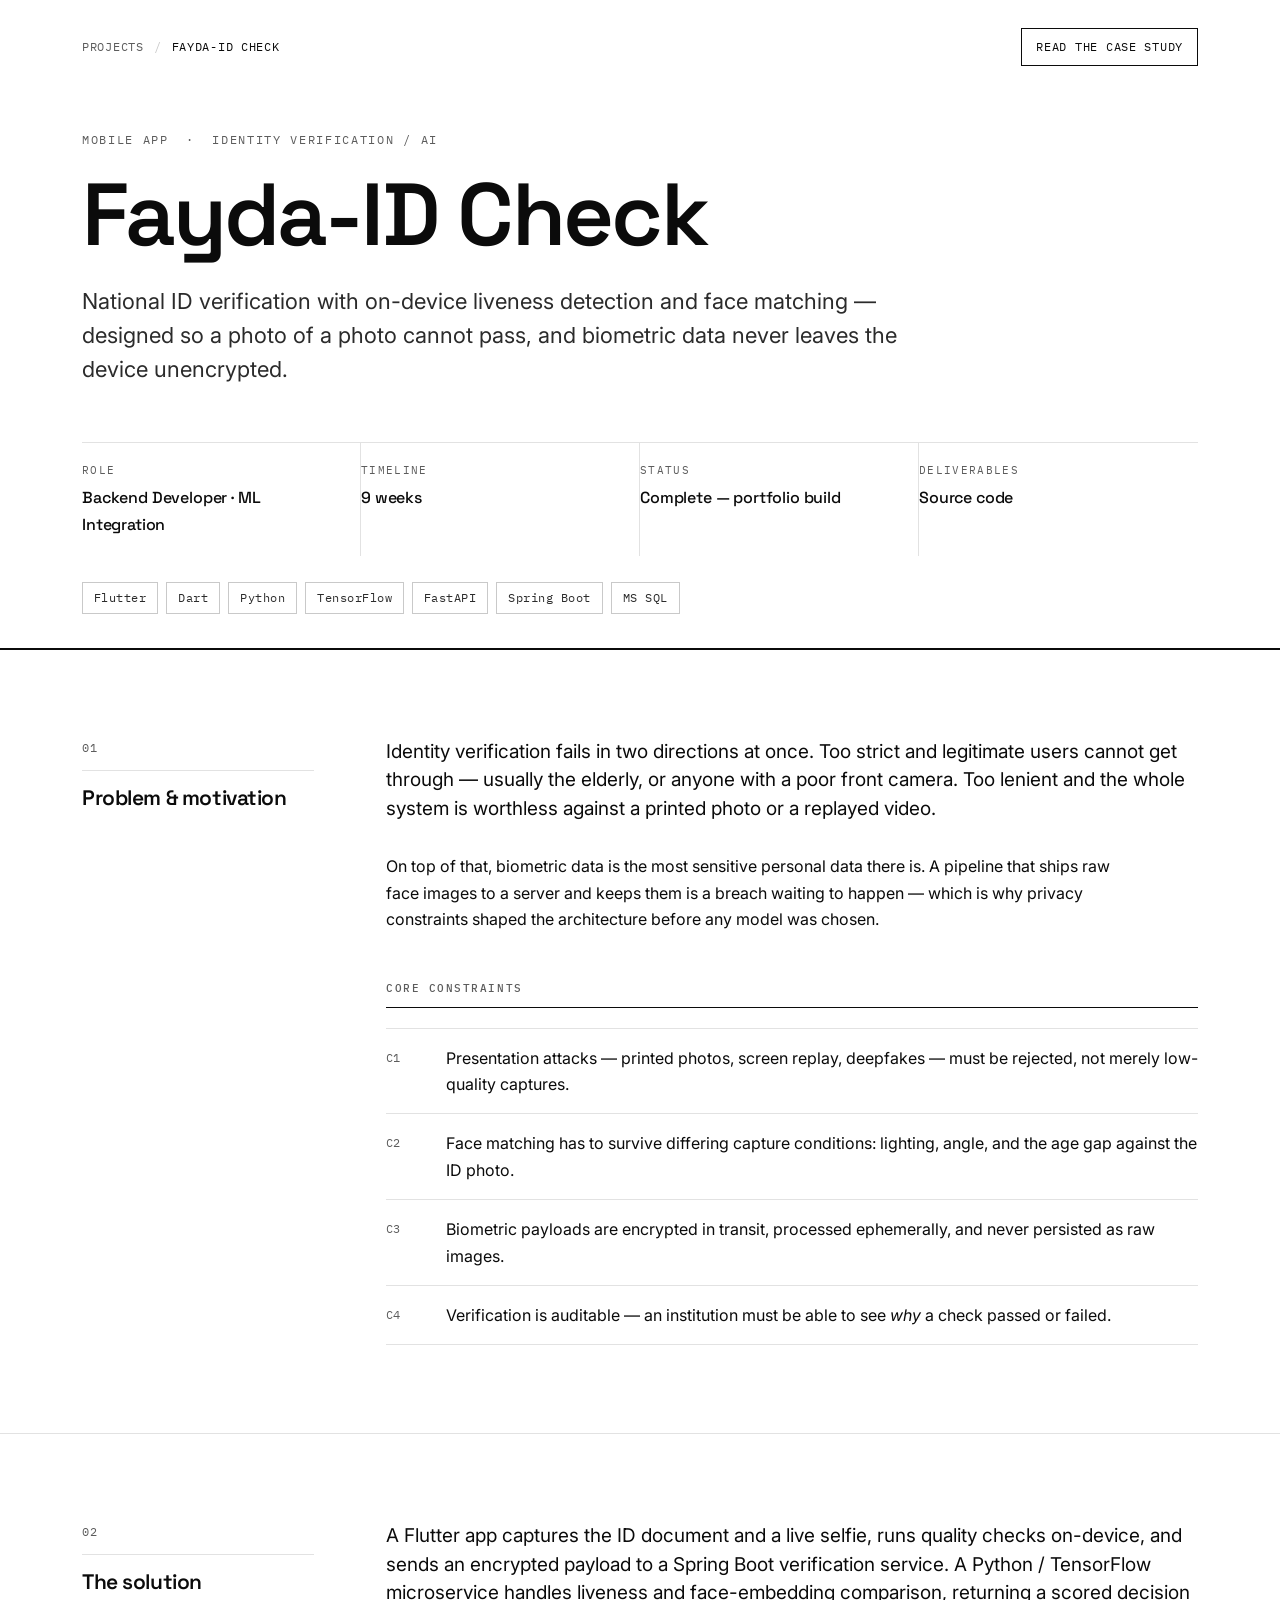
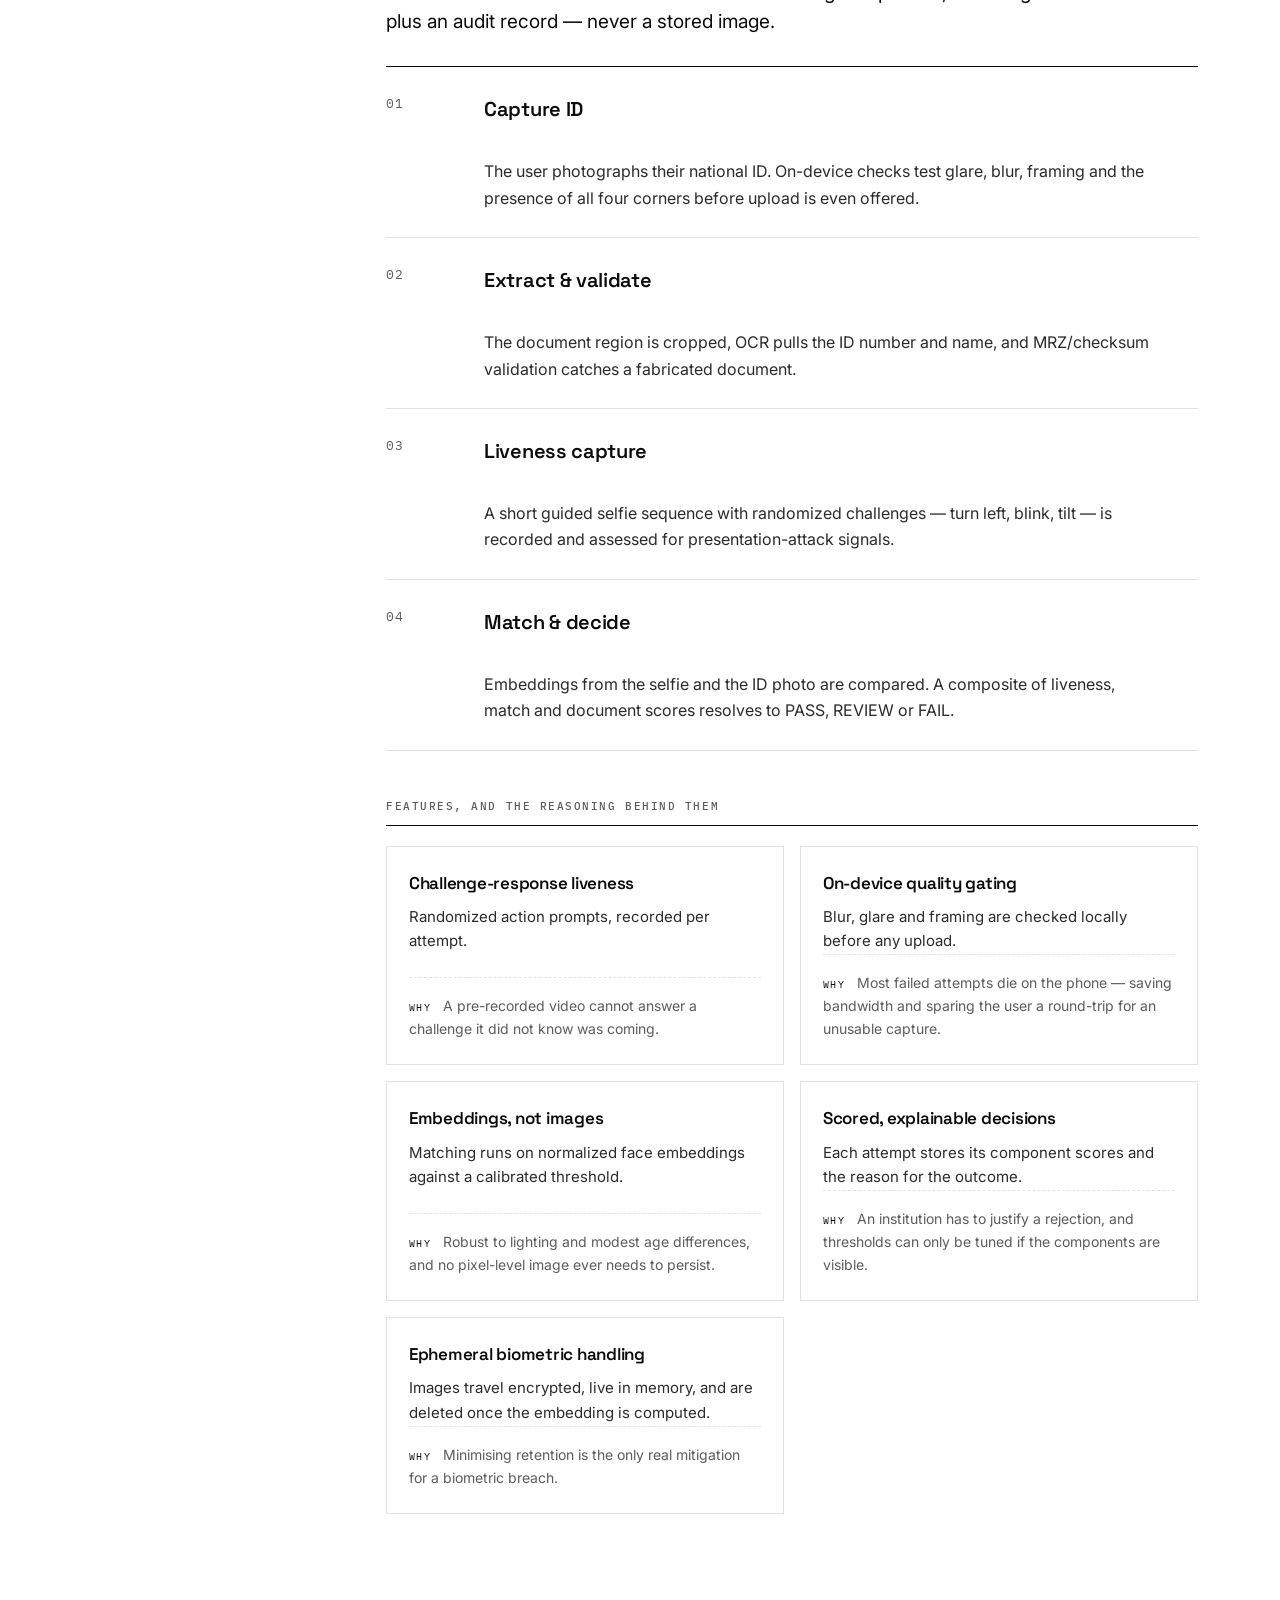
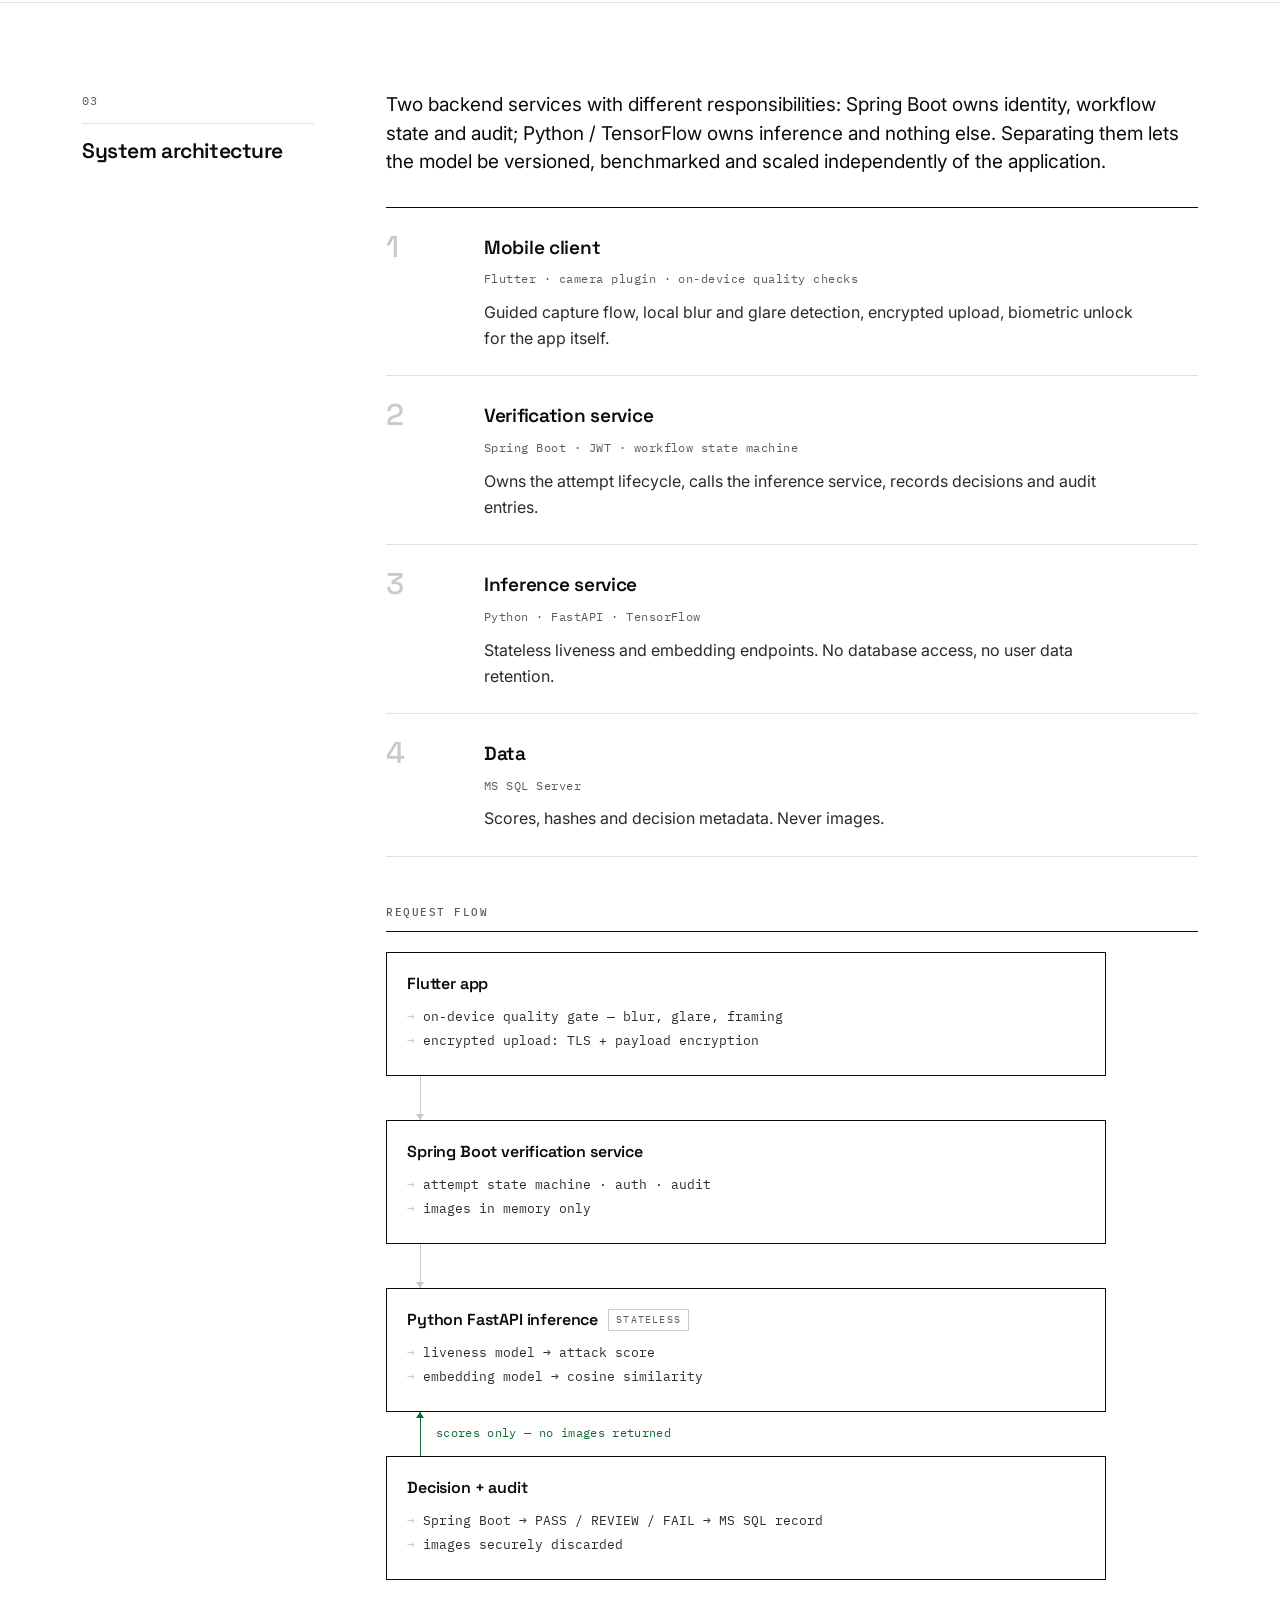
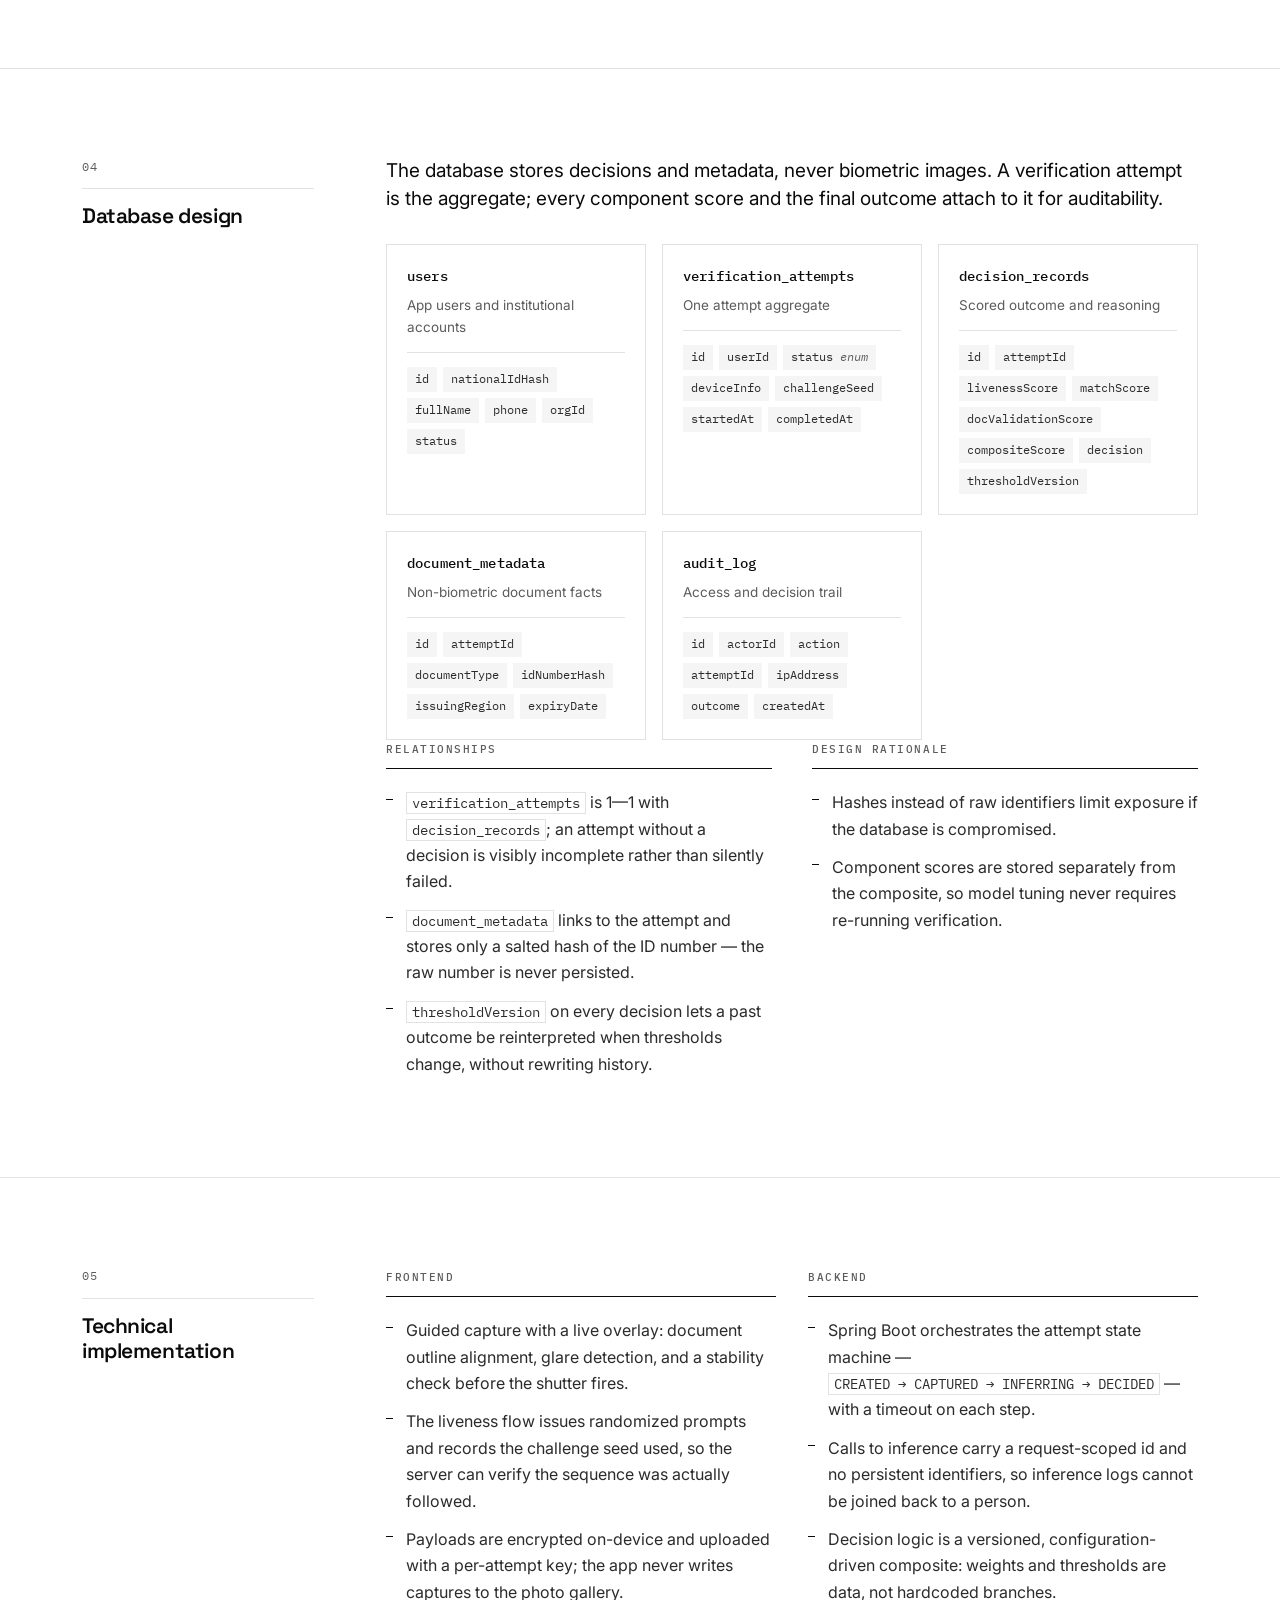
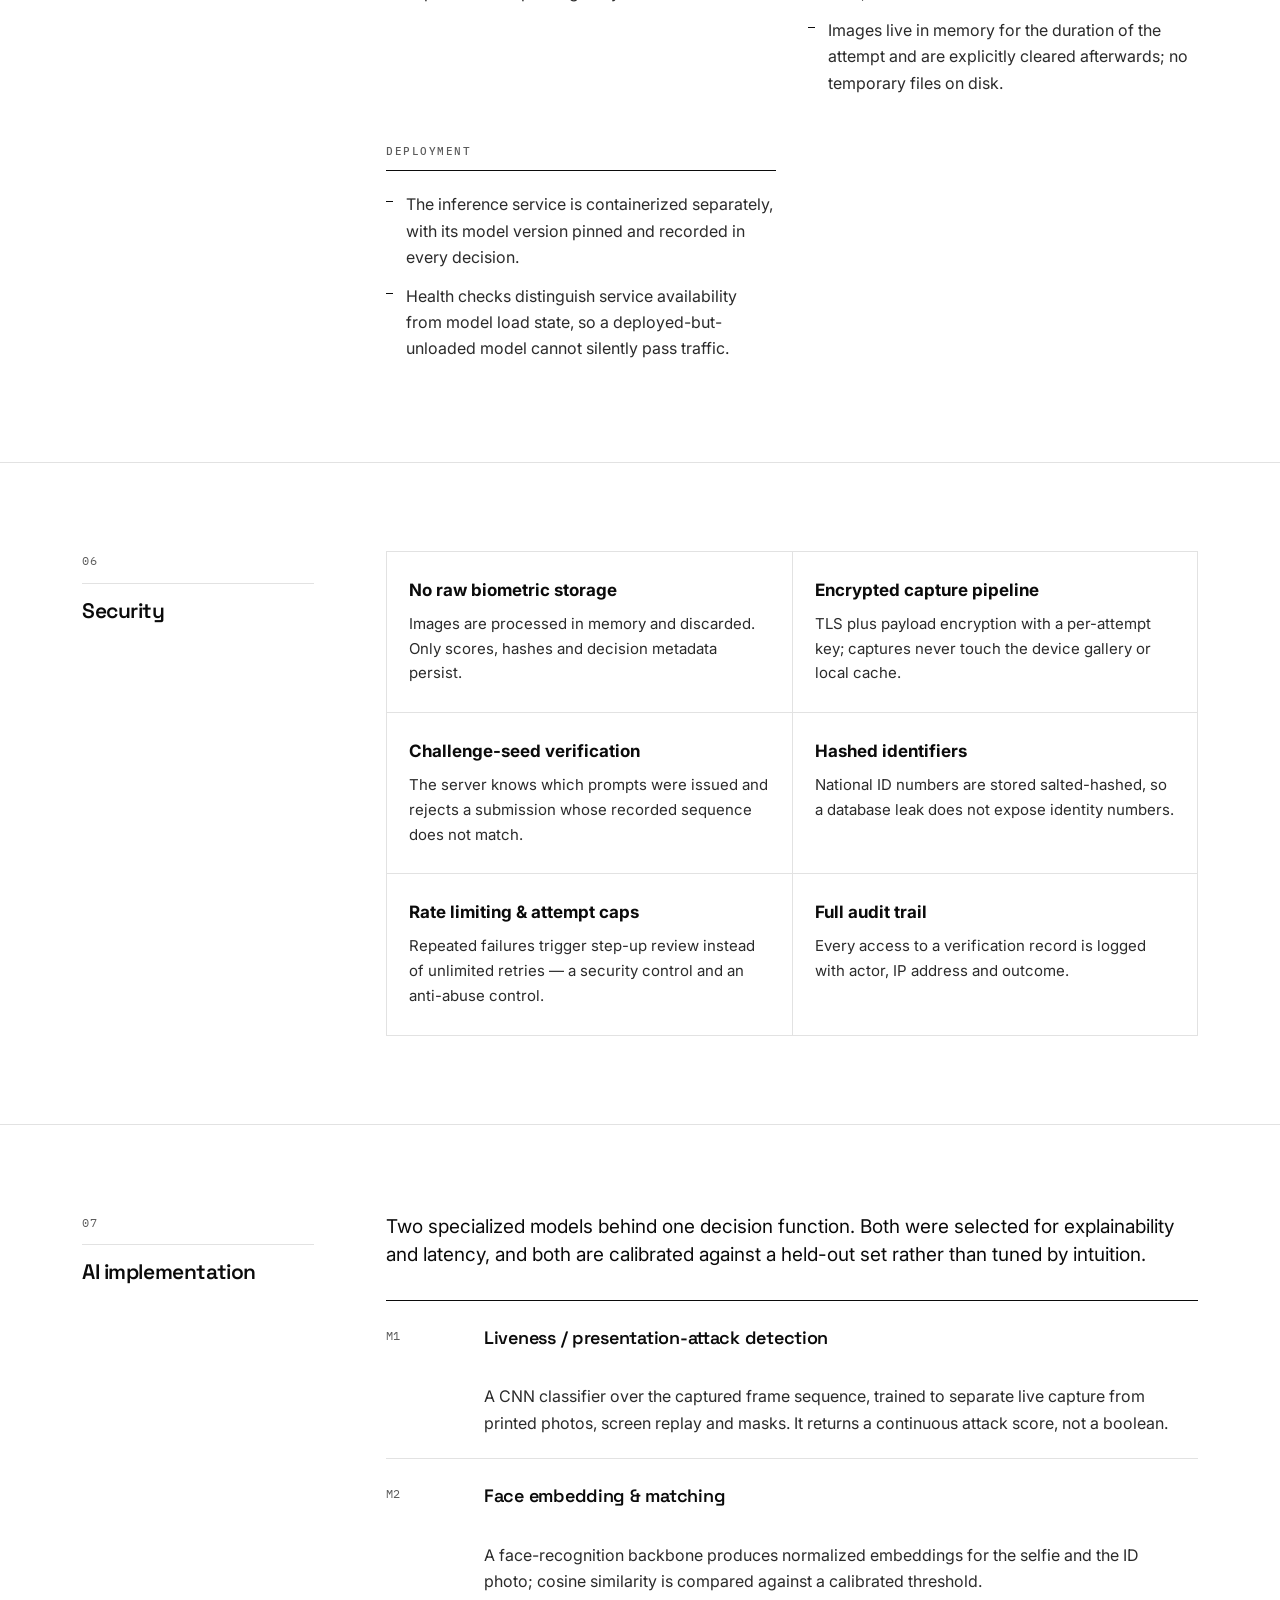
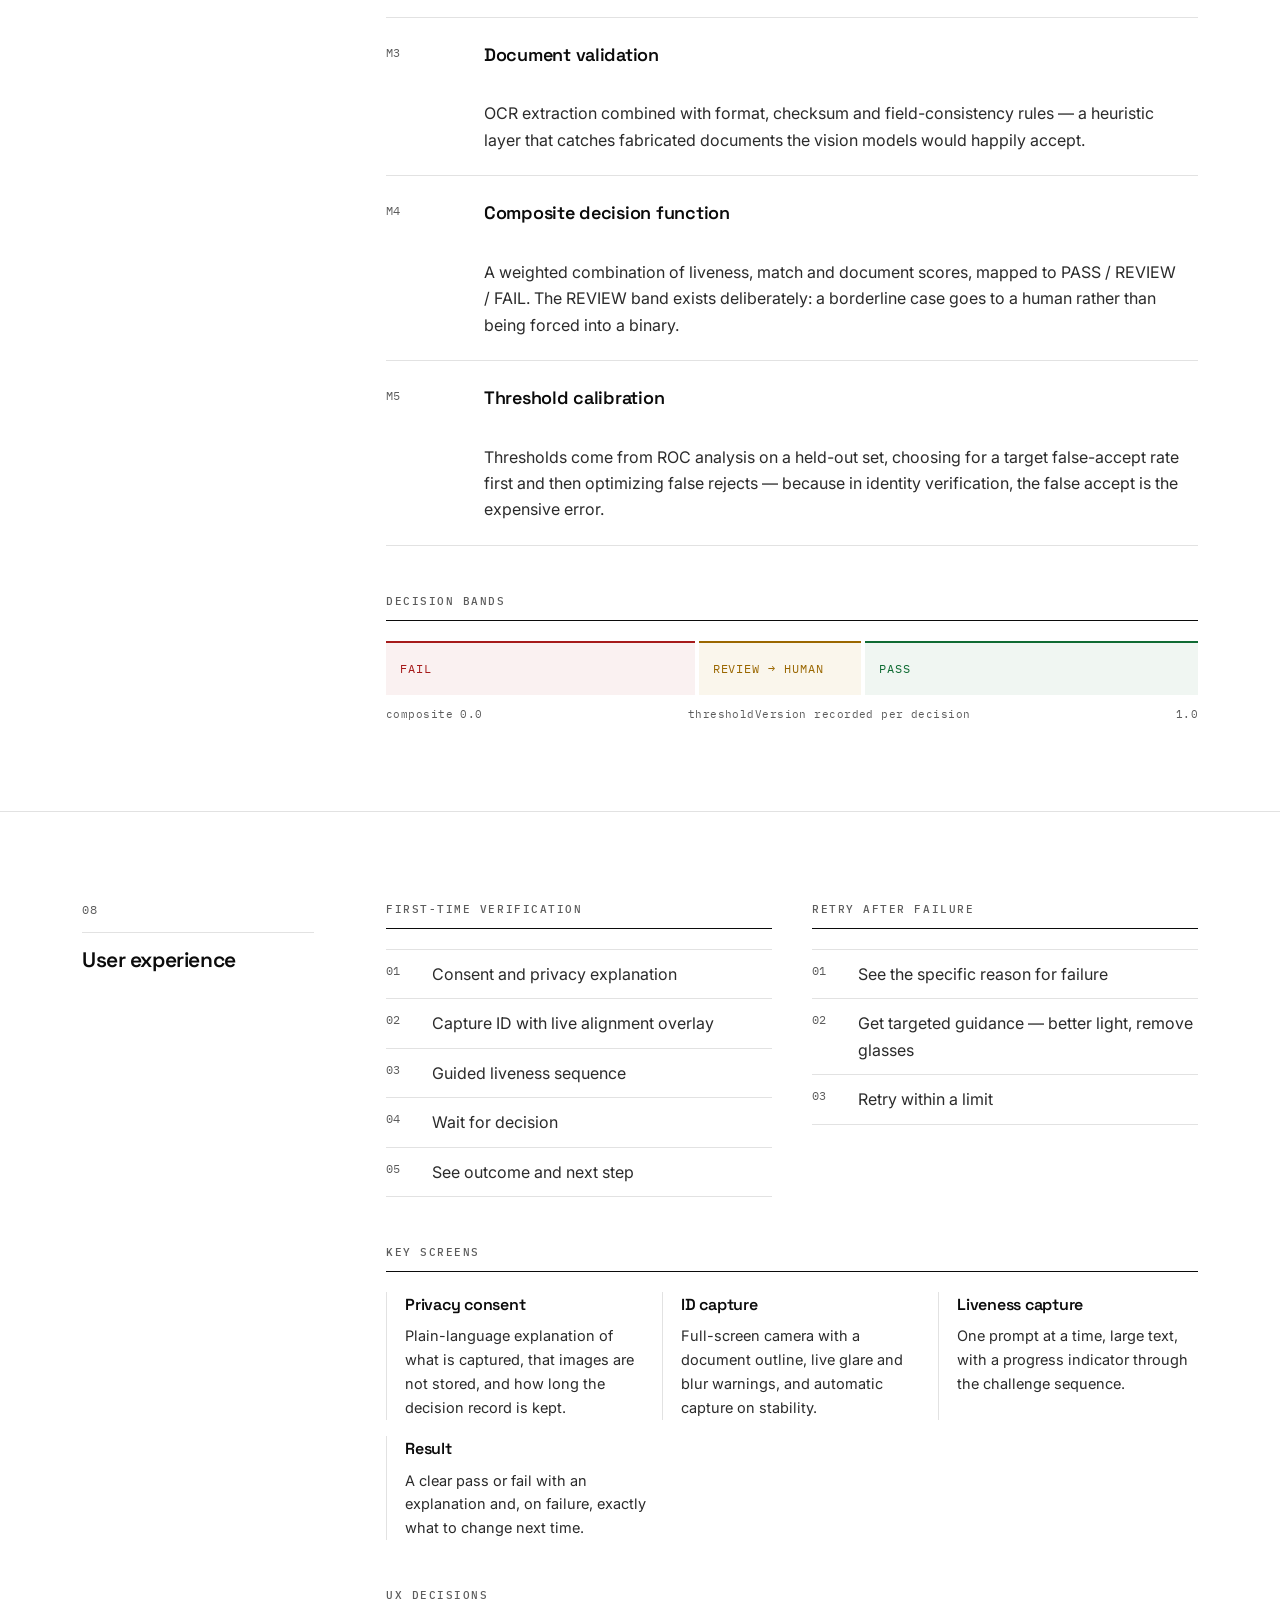
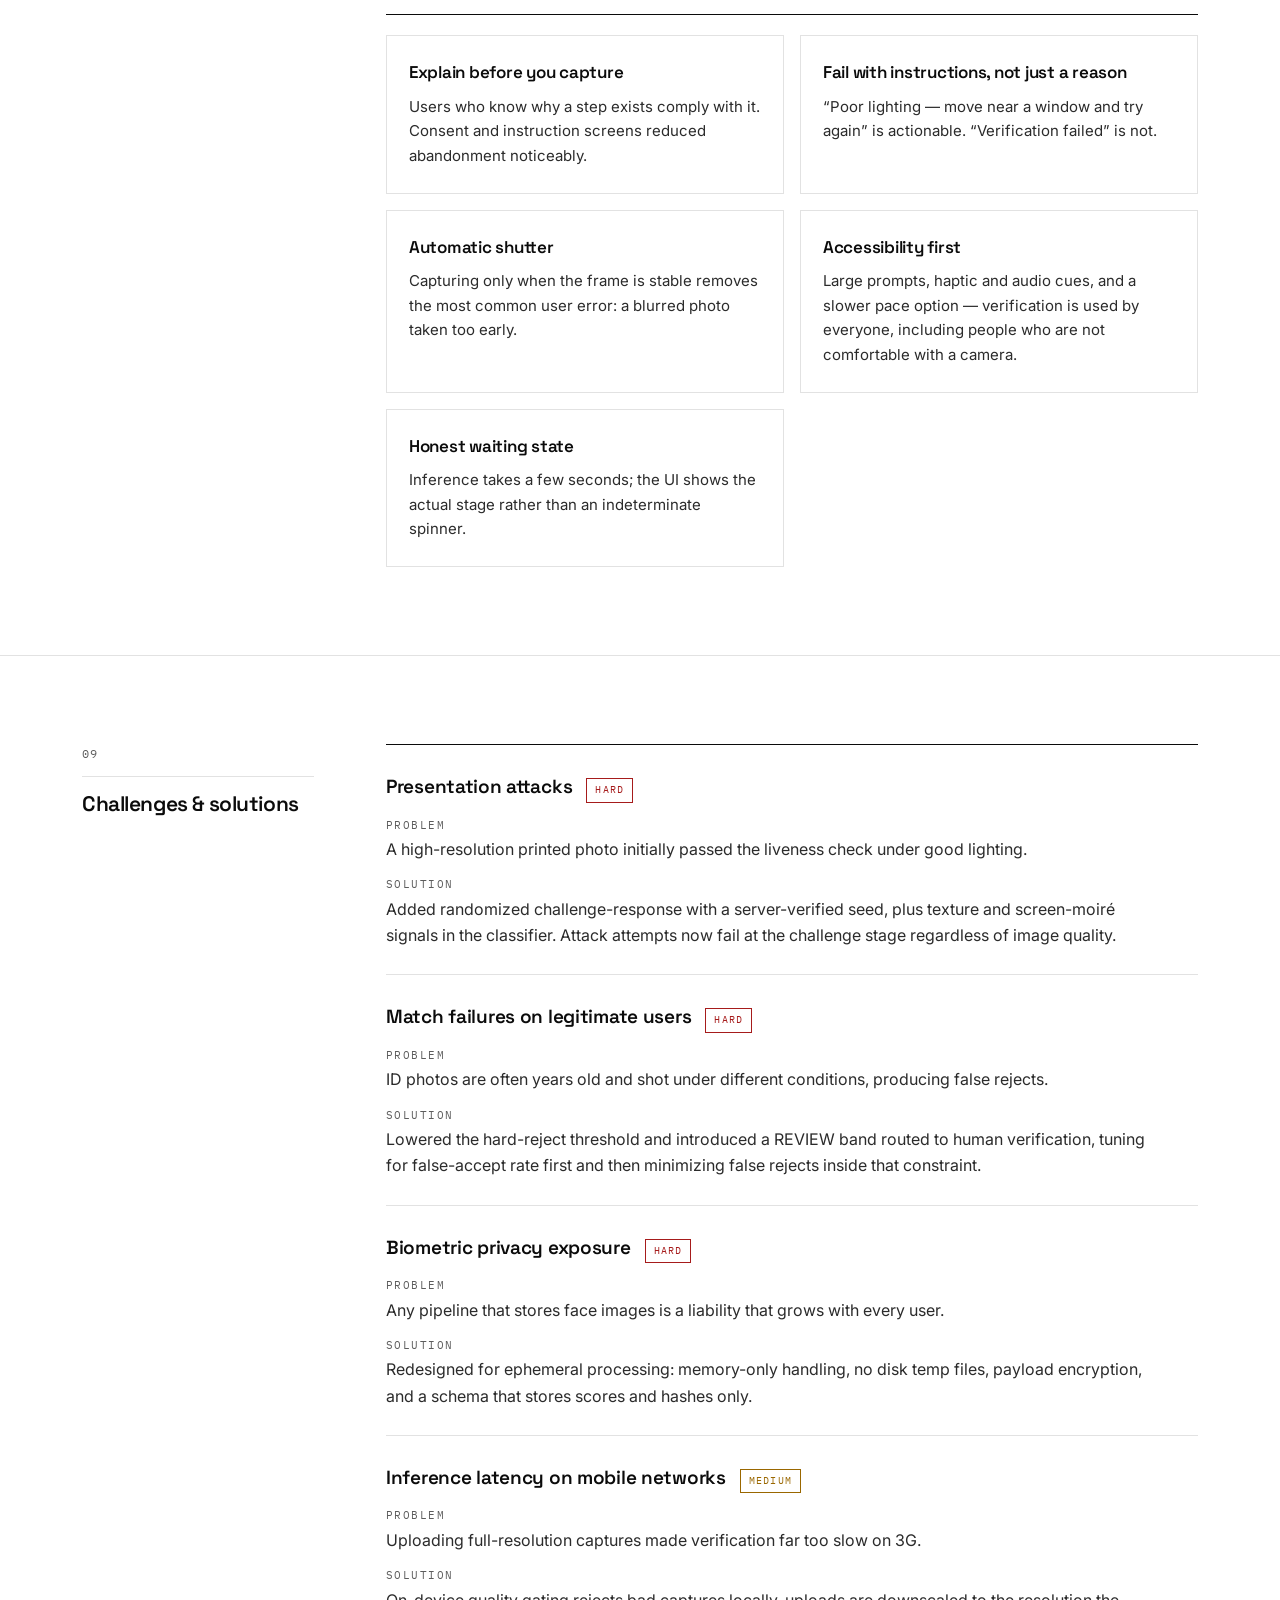
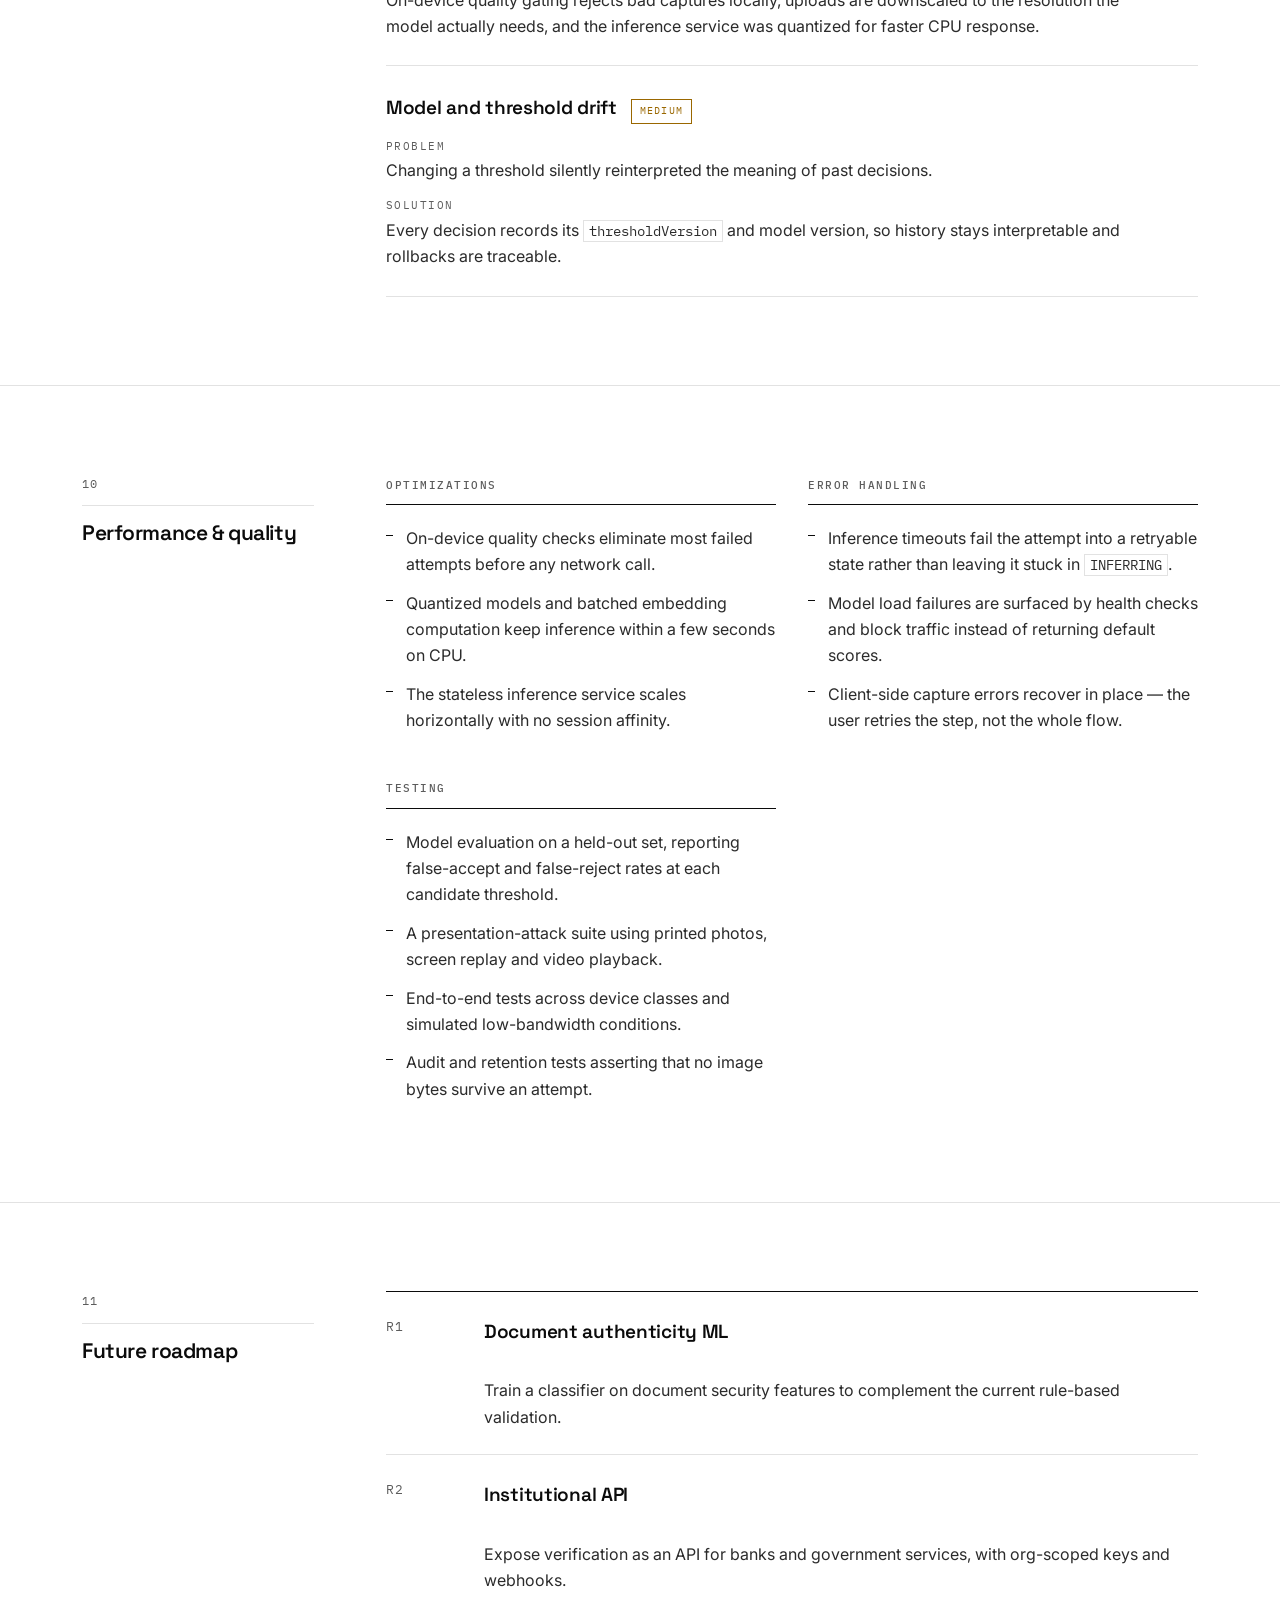
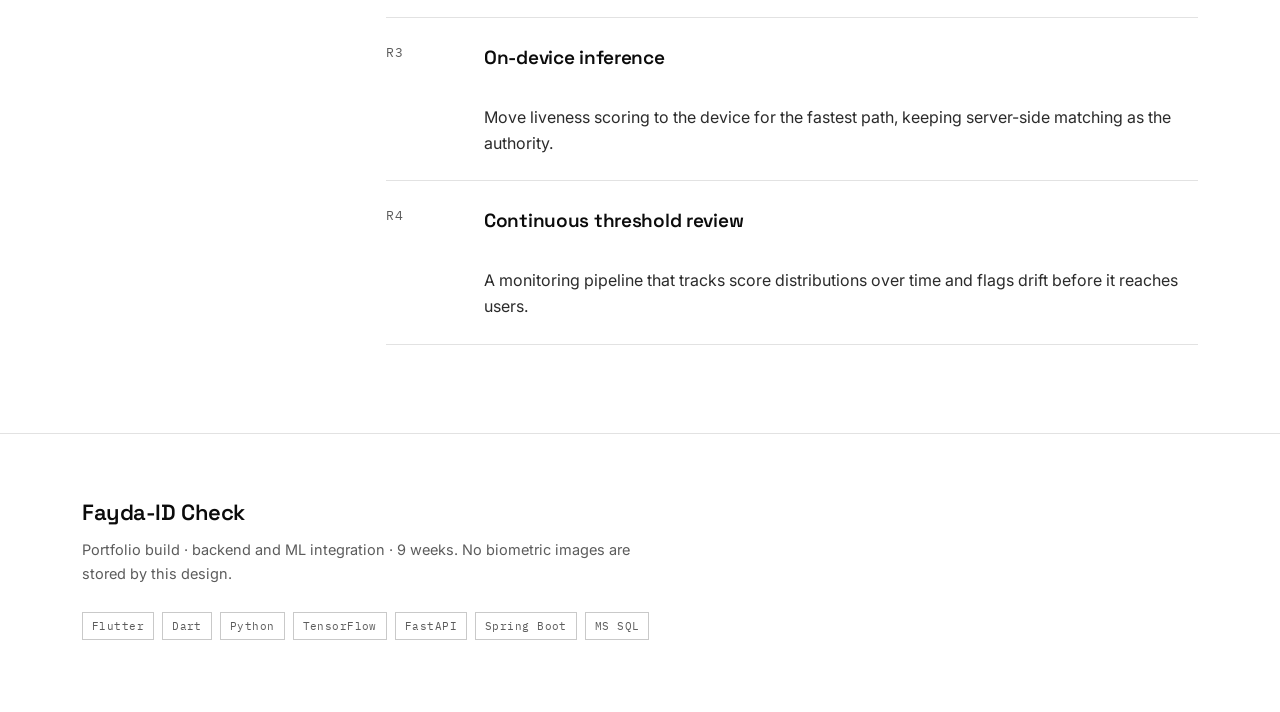
<file: index.html>
<!DOCTYPE html>
<html lang="en">
<head>
<meta charset="UTF-8">
<meta name="viewport" content="width=device-width, initial-scale=1">
<title>Fayda-ID Check — National ID verification with on-device liveness</title>
<meta name="description" content="Identity verification case study: Flutter capture, Spring Boot orchestration, TensorFlow liveness and face matching, with ephemeral biometric handling.">
<link rel="preconnect" href="https://fonts.googleapis.com">
<link rel="preconnect" href="https://fonts.gstatic.com" crossorigin>
<link href="https://fonts.googleapis.com/css2?family=Space+Grotesk:wght@400;500;600;700&family=IBM+Plex+Mono:wght@400;500&family=Inter:wght@400;500&display=swap" rel="stylesheet">
<link rel="stylesheet" href="styles.css">
<script>document.documentElement.classList.add('js');</script>
</head>
<body>

<header class="masthead">
  <div class="wrap">
    <nav class="topbar">
      <a href="#top" class="crumb">Projects</a>
      <span class="crumb-sep">/</span>
      <span class="crumb current">Fayda-ID Check</span>
      <a href="#solution" class="toplink">Read the case study</a>
    </nav>

    <div class="masthead-main">
      <p class="eyebrow">Mobile App &nbsp;·&nbsp; Identity verification / AI</p>
      <h1>Fayda-ID&nbsp;Check</h1>
      <p class="lede">National ID verification with on-device liveness detection and face matching — designed so a photo of a photo cannot pass, and biometric data never leaves the device unencrypted.</p>
    </div>

    <dl class="meta">
      <div><dt>Role</dt><dd>Backend Developer · ML Integration</dd></div>
      <div><dt>Timeline</dt><dd>9 weeks</dd></div>
      <div><dt>Status</dt><dd>Complete — portfolio build</dd></div>
      <div><dt>Deliverables</dt><dd>Source code</dd></div>
    </dl>

    <ul class="stack-list">
      <li>Flutter</li><li>Dart</li><li>Python</li><li>TensorFlow</li><li>FastAPI</li><li>Spring&nbsp;Boot</li><li>MS&nbsp;SQL</li>
    </ul>
  </div>
</header>

<main id="top">

  <!-- 01 -->
  <section class="section" id="problem">
    <div class="wrap grid">
      <aside class="aside">
        <span class="num">01</span>
        <h2 class="aside-title">Problem &amp; motivation</h2>
      </aside>
      <div class="body">
        <p class="lead">Identity verification fails in two directions at once. Too strict and legitimate users cannot get through — usually the elderly, or anyone with a poor front camera. Too lenient and the whole system is worthless against a printed photo or a replayed video.</p>
        <p>On top of that, biometric data is the most sensitive personal data there is. A pipeline that ships raw face images to a server and keeps them is a breach waiting to happen — which is why privacy constraints shaped the architecture before any model was chosen.</p>
        <div class="block">
          <h3 class="block-title">Core constraints</h3>
          <ol class="constraints">
            <li><span class="idx">C1</span><p>Presentation attacks — printed photos, screen replay, deepfakes — must be rejected, not merely low-quality captures.</p></li>
            <li><span class="idx">C2</span><p>Face matching has to survive differing capture conditions: lighting, angle, and the age gap against the ID photo.</p></li>
            <li><span class="idx">C3</span><p>Biometric payloads are encrypted in transit, processed ephemerally, and never persisted as raw images.</p></li>
            <li><span class="idx">C4</span><p>Verification is auditable — an institution must be able to see <em>why</em> a check passed or failed.</p></li>
          </ol>
        </div>
      </div>
    </div>
  </section>

  <!-- 02 -->
  <section class="section" id="solution">
    <div class="wrap grid">
      <aside class="aside">
        <span class="num">02</span>
        <h2 class="aside-title">The solution</h2>
      </aside>
      <div class="body">
        <p class="lead">A Flutter app captures the ID document and a live selfie, runs quality checks on-device, and sends an encrypted payload to a Spring Boot verification service. A Python / TensorFlow microservice handles liveness and face-embedding comparison, returning a scored decision plus an audit record — never a stored image.</p>

        <ol class="pipeline">
          <li>
            <span class="step-num">01</span>
            <h4>Capture ID</h4>
            <p>The user photographs their national ID. On-device checks test glare, blur, framing and the presence of all four corners before upload is even offered.</p>
          </li>
          <li>
            <span class="step-num">02</span>
            <h4>Extract &amp; validate</h4>
            <p>The document region is cropped, OCR pulls the ID number and name, and MRZ/checksum validation catches a fabricated document.</p>
          </li>
          <li>
            <span class="step-num">03</span>
            <h4>Liveness capture</h4>
            <p>A short guided selfie sequence with randomized challenges — turn left, blink, tilt — is recorded and assessed for presentation-attack signals.</p>
          </li>
          <li>
            <span class="step-num">04</span>
            <h4>Match &amp; decide</h4>
            <p>Embeddings from the selfie and the ID photo are compared. A composite of liveness, match and document scores resolves to PASS, REVIEW or FAIL.</p>
          </li>
        </ol>

        <div class="block">
          <h3 class="block-title">Features, and the reasoning behind them</h3>
          <div class="reason-grid">
            <article>
              <h4>Challenge-response liveness</h4>
              <p>Randomized action prompts, recorded per attempt.</p>
              <p class="why"><span>Why</span> A pre-recorded video cannot answer a challenge it did not know was coming.</p>
            </article>
            <article>
              <h4>On-device quality gating</h4>
              <p>Blur, glare and framing are checked locally before any upload.</p>
              <p class="why"><span>Why</span> Most failed attempts die on the phone — saving bandwidth and sparing the user a round-trip for an unusable capture.</p>
            </article>
            <article>
              <h4>Embeddings, not images</h4>
              <p>Matching runs on normalized face embeddings against a calibrated threshold.</p>
              <p class="why"><span>Why</span> Robust to lighting and modest age differences, and no pixel-level image ever needs to persist.</p>
            </article>
            <article>
              <h4>Scored, explainable decisions</h4>
              <p>Each attempt stores its component scores and the reason for the outcome.</p>
              <p class="why"><span>Why</span> An institution has to justify a rejection, and thresholds can only be tuned if the components are visible.</p>
            </article>
            <article>
              <h4>Ephemeral biometric handling</h4>
              <p>Images travel encrypted, live in memory, and are deleted once the embedding is computed.</p>
              <p class="why"><span>Why</span> Minimising retention is the only real mitigation for a biometric breach.</p>
            </article>
          </div>
        </div>
      </div>
    </div>
  </section>

  <!-- 03 -->
  <section class="section" id="architecture">
    <div class="wrap grid">
      <aside class="aside">
        <span class="num">03</span>
        <h2 class="aside-title">System architecture</h2>
      </aside>
      <div class="body">
        <p class="lead">Two backend services with different responsibilities: Spring Boot owns identity, workflow state and audit; Python / TensorFlow owns inference and nothing else. Separating them lets the model be versioned, benchmarked and scaled independently of the application.</p>

        <ol class="layers">
          <li>
            <span class="layer-num">1</span>
            <div class="layer-text">
              <h4>Mobile client</h4>
              <p class="tags">Flutter · camera plugin · on-device quality checks</p>
              <p>Guided capture flow, local blur and glare detection, encrypted upload, biometric unlock for the app itself.</p>
            </div>
          </li>
          <li>
            <span class="layer-num">2</span>
            <div class="layer-text">
              <h4>Verification service</h4>
              <p class="tags">Spring Boot · JWT · workflow state machine</p>
              <p>Owns the attempt lifecycle, calls the inference service, records decisions and audit entries.</p>
            </div>
          </li>
          <li>
            <span class="layer-num">3</span>
            <div class="layer-text">
              <h4>Inference service</h4>
              <p class="tags">Python · FastAPI · TensorFlow</p>
              <p>Stateless liveness and embedding endpoints. No database access, no user data retention.</p>
            </div>
          </li>
          <li>
            <span class="layer-num">4</span>
            <div class="layer-text">
              <h4>Data</h4>
              <p class="tags">MS SQL Server</p>
              <p>Scores, hashes and decision metadata. Never images.</p>
            </div>
          </li>
        </ol>

        <div class="block">
          <h3 class="block-title">Request flow</h3>
          <div class="flow" role="img" aria-label="Flutter app gated on-device, uploading encrypted payload to Spring Boot, which calls a stateless Python inference service returning only scores, then writes a decision and audit record to MS SQL and discards the images.">
            <div class="node">
              <h5>Flutter app</h5>
              <ul class="node-notes">
                <li>on-device quality gate — blur, glare, framing</li>
                <li>encrypted upload: TLS + payload encryption</li>
              </ul>
            </div>
            <div class="arrow" aria-hidden="true"></div>
            <div class="node">
              <h5>Spring Boot verification service</h5>
              <ul class="node-notes">
                <li>attempt state machine · auth · audit</li>
                <li>images in memory only</li>
              </ul>
            </div>
            <div class="arrow" aria-hidden="true"></div>
            <div class="node">
              <h5>Python FastAPI inference <span class="pill">stateless</span></h5>
              <ul class="node-notes">
                <li>liveness model → attack score</li>
                <li>embedding model → cosine similarity</li>
              </ul>
            </div>
            <div class="arrow up" aria-hidden="true"><span>scores only — no images returned</span></div>
            <div class="node">
              <h5>Decision + audit</h5>
              <ul class="node-notes">
                <li>Spring Boot → PASS / REVIEW / FAIL → MS SQL record</li>
                <li>images securely discarded</li>
              </ul>
            </div>
          </div>
        </div>
      </div>
    </div>
  </section>

  <!-- 04 -->
  <section class="section" id="data">
    <div class="wrap grid">
      <aside class="aside">
        <span class="num">04</span>
        <h2 class="aside-title">Database design</h2>
      </aside>
      <div class="body">
        <p class="lead">The database stores decisions and metadata, never biometric images. A verification attempt is the aggregate; every component score and the final outcome attach to it for auditability.</p>

        <div class="tables">
          <article class="table-card">
            <h4>users</h4>
            <p class="table-note">App users and institutional accounts</p>
            <ul class="cols"><li>id</li><li>nationalIdHash</li><li>fullName</li><li>phone</li><li>orgId</li><li>status</li></ul>
          </article>
          <article class="table-card">
            <h4>verification_attempts</h4>
            <p class="table-note">One attempt aggregate</p>
            <ul class="cols"><li>id</li><li>userId</li><li>status&nbsp;<em>enum</em></li><li>deviceInfo</li><li>challengeSeed</li><li>startedAt</li><li>completedAt</li></ul>
          </article>
          <article class="table-card">
            <h4>decision_records</h4>
            <p class="table-note">Scored outcome and reasoning</p>
            <ul class="cols"><li>id</li><li>attemptId</li><li>livenessScore</li><li>matchScore</li><li>docValidationScore</li><li>compositeScore</li><li>decision</li><li>thresholdVersion</li></ul>
          </article>
          <article class="table-card">
            <h4>document_metadata</h4>
            <p class="table-note">Non-biometric document facts</p>
            <ul class="cols"><li>id</li><li>attemptId</li><li>documentType</li><li>idNumberHash</li><li>issuingRegion</li><li>expiryDate</li></ul>
          </article>
          <article class="table-card">
            <h4>audit_log</h4>
            <p class="table-note">Access and decision trail</p>
            <ul class="cols"><li>id</li><li>actorId</li><li>action</li><li>attemptId</li><li>ipAddress</li><li>outcome</li><li>createdAt</li></ul>
          </article>
        </div>

        <div class="split">
          <div class="block">
            <h3 class="block-title">Relationships</h3>
            <ul class="bullets">
              <li><code>verification_attempts</code> is 1—1 with <code>decision_records</code>; an attempt without a decision is visibly incomplete rather than silently failed.</li>
              <li><code>document_metadata</code> links to the attempt and stores only a salted hash of the ID number — the raw number is never persisted.</li>
              <li><code>thresholdVersion</code> on every decision lets a past outcome be reinterpreted when thresholds change, without rewriting history.</li>
            </ul>
          </div>
          <div class="block">
            <h3 class="block-title">Design rationale</h3>
            <ul class="bullets">
              <li>Hashes instead of raw identifiers limit exposure if the database is compromised.</li>
              <li>Component scores are stored separately from the composite, so model tuning never requires re-running verification.</li>
            </ul>
          </div>
        </div>
      </div>
    </div>
  </section>

  <!-- 05 -->
  <section class="section" id="implementation">
    <div class="wrap grid">
      <aside class="aside">
        <span class="num">05</span>
        <h2 class="aside-title">Technical implementation</h2>
      </aside>
      <div class="body">
        <div class="impl">
          <article>
            <h3 class="block-title">Frontend</h3>
            <ul class="bullets">
              <li>Guided capture with a live overlay: document outline alignment, glare detection, and a stability check before the shutter fires.</li>
              <li>The liveness flow issues randomized prompts and records the challenge seed used, so the server can verify the sequence was actually followed.</li>
              <li>Payloads are encrypted on-device and uploaded with a per-attempt key; the app never writes captures to the photo gallery.</li>
            </ul>
          </article>
          <article>
            <h3 class="block-title">Backend</h3>
            <ul class="bullets">
              <li>Spring Boot orchestrates the attempt state machine — <code>CREATED → CAPTURED → INFERRING → DECIDED</code> — with a timeout on each step.</li>
              <li>Calls to inference carry a request-scoped id and no persistent identifiers, so inference logs cannot be joined back to a person.</li>
              <li>Decision logic is a versioned, configuration-driven composite: weights and thresholds are data, not hardcoded branches.</li>
              <li>Images live in memory for the duration of the attempt and are explicitly cleared afterwards; no temporary files on disk.</li>
            </ul>
          </article>
          <article>
            <h3 class="block-title">Deployment</h3>
            <ul class="bullets">
              <li>The inference service is containerized separately, with its model version pinned and recorded in every decision.</li>
              <li>Health checks distinguish service availability from model load state, so a deployed-but-unloaded model cannot silently pass traffic.</li>
            </ul>
          </article>
        </div>
      </div>
    </div>
  </section>

  <!-- 06 -->
  <section class="section" id="security">
    <div class="wrap grid">
      <aside class="aside">
        <span class="num">06</span>
        <h2 class="aside-title">Security</h2>
      </aside>
      <div class="body">
        <div class="controls">
          <article><h4>No raw biometric storage</h4><p>Images are processed in memory and discarded. Only scores, hashes and decision metadata persist.</p></article>
          <article><h4>Encrypted capture pipeline</h4><p>TLS plus payload encryption with a per-attempt key; captures never touch the device gallery or local cache.</p></article>
          <article><h4>Challenge-seed verification</h4><p>The server knows which prompts were issued and rejects a submission whose recorded sequence does not match.</p></article>
          <article><h4>Hashed identifiers</h4><p>National ID numbers are stored salted-hashed, so a database leak does not expose identity numbers.</p></article>
          <article><h4>Rate limiting &amp; attempt caps</h4><p>Repeated failures trigger step-up review instead of unlimited retries — a security control and an anti-abuse control.</p></article>
          <article><h4>Full audit trail</h4><p>Every access to a verification record is logged with actor, IP address and outcome.</p></article>
        </div>
      </div>
    </div>
  </section>

  <!-- 07 -->
  <section class="section" id="ai">
    <div class="wrap grid">
      <aside class="aside">
        <span class="num">07</span>
        <h2 class="aside-title">AI implementation</h2>
      </aside>
      <div class="body">
        <p class="lead">Two specialized models behind one decision function. Both were selected for explainability and latency, and both are calibrated against a held-out set rather than tuned by intuition.</p>

        <div class="models">
          <article>
            <h4>Liveness / presentation-attack detection</h4>
            <p>A CNN classifier over the captured frame sequence, trained to separate live capture from printed photos, screen replay and masks. It returns a continuous attack score, not a boolean.</p>
          </article>
          <article>
            <h4>Face embedding &amp; matching</h4>
            <p>A face-recognition backbone produces normalized embeddings for the selfie and the ID photo; cosine similarity is compared against a calibrated threshold.</p>
          </article>
          <article>
            <h4>Document validation</h4>
            <p>OCR extraction combined with format, checksum and field-consistency rules — a heuristic layer that catches fabricated documents the vision models would happily accept.</p>
          </article>
          <article>
            <h4>Composite decision function</h4>
            <p>A weighted combination of liveness, match and document scores, mapped to PASS / REVIEW / FAIL. The REVIEW band exists deliberately: a borderline case goes to a human rather than being forced into a binary.</p>
          </article>
          <article>
            <h4>Threshold calibration</h4>
            <p>Thresholds come from ROC analysis on a held-out set, choosing for a target false-accept rate first and then optimizing false rejects — because in identity verification, the false accept is the expensive error.</p>
          </article>
        </div>

        <div class="block">
          <h3 class="block-title">Decision bands</h3>
          <div class="bands" role="img" aria-label="Composite score axis: FAIL band at the low end, REVIEW band in the middle routed to a human, PASS band at the high end.">
            <div class="band fail"><span>FAIL</span></div>
            <div class="band review"><span>REVIEW → human</span></div>
            <div class="band pass"><span>PASS</span></div>
          </div>
          <div class="band-scale"><span>composite 0.0</span><span>thresholdVersion recorded per decision</span><span>1.0</span></div>
        </div>
      </div>
    </div>
  </section>

  <!-- 08 -->
  <section class="section" id="ux">
    <div class="wrap grid">
      <aside class="aside">
        <span class="num">08</span>
        <h2 class="aside-title">User experience</h2>
      </aside>
      <div class="body">
        <div class="split">
          <div class="block">
            <h3 class="block-title">First-time verification</h3>
            <ol class="flowlist">
              <li>Consent and privacy explanation</li>
              <li>Capture ID with live alignment overlay</li>
              <li>Guided liveness sequence</li>
              <li>Wait for decision</li>
              <li>See outcome and next step</li>
            </ol>
          </div>
          <div class="block">
            <h3 class="block-title">Retry after failure</h3>
            <ol class="flowlist">
              <li>See the specific reason for failure</li>
              <li>Get targeted guidance — better light, remove glasses</li>
              <li>Retry within a limit</li>
            </ol>
          </div>
        </div>

        <div class="block">
          <h3 class="block-title">Key screens</h3>
          <div class="screens">
            <article><h4>Privacy consent</h4><p>Plain-language explanation of what is captured, that images are not stored, and how long the decision record is kept.</p></article>
            <article><h4>ID capture</h4><p>Full-screen camera with a document outline, live glare and blur warnings, and automatic capture on stability.</p></article>
            <article><h4>Liveness capture</h4><p>One prompt at a time, large text, with a progress indicator through the challenge sequence.</p></article>
            <article><h4>Result</h4><p>A clear pass or fail with an explanation and, on failure, exactly what to change next time.</p></article>
          </div>
        </div>

        <div class="block">
          <h3 class="block-title">UX decisions</h3>
          <div class="reason-grid two">
            <article>
              <h4>Explain before you capture</h4>
              <p>Users who know why a step exists comply with it. Consent and instruction screens reduced abandonment noticeably.</p>
            </article>
            <article>
              <h4>Fail with instructions, not just a reason</h4>
              <p>“Poor lighting — move near a window and try again” is actionable. “Verification failed” is not.</p>
            </article>
            <article>
              <h4>Automatic shutter</h4>
              <p>Capturing only when the frame is stable removes the most common user error: a blurred photo taken too early.</p>
            </article>
            <article>
              <h4>Accessibility first</h4>
              <p>Large prompts, haptic and audio cues, and a slower pace option — verification is used by everyone, including people who are not comfortable with a camera.</p>
            </article>
            <article>
              <h4>Honest waiting state</h4>
              <p>Inference takes a few seconds; the UI shows the actual stage rather than an indeterminate spinner.</p>
            </article>
          </div>
        </div>
      </div>
    </div>
  </section>

  <!-- 09 -->
  <section class="section" id="challenges">
    <div class="wrap grid">
      <aside class="aside">
        <span class="num">09</span>
        <h2 class="aside-title">Challenges &amp; solutions</h2>
      </aside>
      <div class="body">
        <div class="hardships">
          <article>
            <header><h4>Presentation attacks</h4><span class="badge hard">Hard</span></header>
            <p class="label">Problem</p>
            <p>A high-resolution printed photo initially passed the liveness check under good lighting.</p>
            <p class="label">Solution</p>
            <p>Added randomized challenge-response with a server-verified seed, plus texture and screen-moiré signals in the classifier. Attack attempts now fail at the challenge stage regardless of image quality.</p>
          </article>
          <article>
            <header><h4>Match failures on legitimate users</h4><span class="badge hard">Hard</span></header>
            <p class="label">Problem</p>
            <p>ID photos are often years old and shot under different conditions, producing false rejects.</p>
            <p class="label">Solution</p>
            <p>Lowered the hard-reject threshold and introduced a REVIEW band routed to human verification, tuning for false-accept rate first and then minimizing false rejects inside that constraint.</p>
          </article>
          <article>
            <header><h4>Biometric privacy exposure</h4><span class="badge hard">Hard</span></header>
            <p class="label">Problem</p>
            <p>Any pipeline that stores face images is a liability that grows with every user.</p>
            <p class="label">Solution</p>
            <p>Redesigned for ephemeral processing: memory-only handling, no disk temp files, payload encryption, and a schema that stores scores and hashes only.</p>
          </article>
          <article>
            <header><h4>Inference latency on mobile networks</h4><span class="badge medium">Medium</span></header>
            <p class="label">Problem</p>
            <p>Uploading full-resolution captures made verification far too slow on 3G.</p>
            <p class="label">Solution</p>
            <p>On-device quality gating rejects bad captures locally, uploads are downscaled to the resolution the model actually needs, and the inference service was quantized for faster CPU response.</p>
          </article>
          <article>
            <header><h4>Model and threshold drift</h4><span class="badge medium">Medium</span></header>
            <p class="label">Problem</p>
            <p>Changing a threshold silently reinterpreted the meaning of past decisions.</p>
            <p class="label">Solution</p>
            <p>Every decision records its <code>thresholdVersion</code> and model version, so history stays interpretable and rollbacks are traceable.</p>
          </article>
        </div>
      </div>
    </div>
  </section>

  <!-- 10 -->
  <section class="section" id="quality">
    <div class="wrap grid">
      <aside class="aside">
        <span class="num">10</span>
        <h2 class="aside-title">Performance &amp; quality</h2>
      </aside>
      <div class="body">
        <div class="impl">
          <article>
            <h3 class="block-title">Optimizations</h3>
            <ul class="bullets">
              <li>On-device quality checks eliminate most failed attempts before any network call.</li>
              <li>Quantized models and batched embedding computation keep inference within a few seconds on CPU.</li>
              <li>The stateless inference service scales horizontally with no session affinity.</li>
            </ul>
          </article>
          <article>
            <h3 class="block-title">Error handling</h3>
            <ul class="bullets">
              <li>Inference timeouts fail the attempt into a retryable state rather than leaving it stuck in <code>INFERRING</code>.</li>
              <li>Model load failures are surfaced by health checks and block traffic instead of returning default scores.</li>
              <li>Client-side capture errors recover in place — the user retries the step, not the whole flow.</li>
            </ul>
          </article>
          <article>
            <h3 class="block-title">Testing</h3>
            <ul class="bullets">
              <li>Model evaluation on a held-out set, reporting false-accept and false-reject rates at each candidate threshold.</li>
              <li>A presentation-attack suite using printed photos, screen replay and video playback.</li>
              <li>End-to-end tests across device classes and simulated low-bandwidth conditions.</li>
              <li>Audit and retention tests asserting that no image bytes survive an attempt.</li>
            </ul>
          </article>
        </div>
      </div>
    </div>
  </section>

  <!-- 11 -->
  <section class="section" id="roadmap">
    <div class="wrap grid">
      <aside class="aside">
        <span class="num">11</span>
        <h2 class="aside-title">Future roadmap</h2>
      </aside>
      <div class="body">
        <ol class="roadmap">
          <li>
            <span class="step-num">R1</span>
            <h4>Document authenticity ML</h4>
            <p>Train a classifier on document security features to complement the current rule-based validation.</p>
          </li>
          <li>
            <span class="step-num">R2</span>
            <h4>Institutional API</h4>
            <p>Expose verification as an API for banks and government services, with org-scoped keys and webhooks.</p>
          </li>
          <li>
            <span class="step-num">R3</span>
            <h4>On-device inference</h4>
            <p>Move liveness scoring to the device for the fastest path, keeping server-side matching as the authority.</p>
          </li>
          <li>
            <span class="step-num">R4</span>
            <h4>Continuous threshold review</h4>
            <p>A monitoring pipeline that tracks score distributions over time and flags drift before it reaches users.</p>
          </li>
        </ol>
      </div>
    </div>
  </section>

</main>

<footer class="site-footer">
  <div class="wrap foot">
    <p class="foot-title">Fayda-ID Check</p>
    <p class="foot-note">Portfolio build · backend and ML integration · 9 weeks. No biometric images are stored by this design.</p>
    <ul class="stack-list small">
      <li>Flutter</li><li>Dart</li><li>Python</li><li>TensorFlow</li><li>FastAPI</li><li>Spring&nbsp;Boot</li><li>MS&nbsp;SQL</li>
    </ul>
  </div>
</footer>

<script src="main.js" defer></script>
</body>
</html>
</file>
<file: styles.css>
/* ============================================================
   Fayda-ID Check — case study
   Monochrome institutional system. Semantic colour only where it
   carries meaning (decision bands, difficulty badges).
   ============================================================ */

:root {
  --paper: #ffffff;
  --ink: #0b0b0b;
  --ink-2: #2b2b2b;
  --muted: #5c5c5c;
  --rule: #e2e2e2;
  --rule-strong: #c9c9c9;

  --pass: #0f6b33;
  --review: #9a6700;
  --fail: #a61b1b;

  --display: "Space Grotesk", "Segoe UI", system-ui, sans-serif;
  --body: "Inter", "Segoe UI", system-ui, sans-serif;
  --mono: "IBM Plex Mono", ui-monospace, "Cascadia Mono", monospace;

  --wrap: 1180px;
  --pad: 32px;
}

* { box-sizing: border-box; }

html { scroll-behavior: smooth; }

body {
  margin: 0;
  background: var(--paper);
  color: var(--ink);
  font-family: var(--body);
  font-size: 16px;
  line-height: 1.65;
  -webkit-font-smoothing: antialiased;
  text-rendering: optimizeLegibility;
}

h1, h2, h3, h4, h5, dl, dt, dd, ol, ul, p { margin: 0; }
ol, ul { list-style: none; padding: 0; }

a { color: inherit; }

em { font-style: italic; }

code {
  font-family: var(--mono);
  font-size: 0.86em;
  border: 1px solid var(--rule);
  padding: 1px 5px;
  white-space: nowrap;
}

.wrap {
  max-width: var(--wrap);
  margin: 0 auto;
  padding: 0 var(--pad);
}

/* ---------- masthead ---------- */

.masthead {
  padding: 28px 0 0;
  border-bottom: 2px solid var(--ink);
}

.topbar {
  display: flex;
  align-items: center;
  gap: 10px;
  font-family: var(--mono);
  font-size: 12px;
  letter-spacing: 0.06em;
  text-transform: uppercase;
  color: var(--muted);
  padding-bottom: 64px;
}

.crumb { text-decoration: none; }
.crumb:hover { color: var(--ink); text-decoration: underline; }
.crumb.current { color: var(--ink); }
.crumb-sep { color: var(--rule-strong); }

.toplink {
  margin-left: auto;
  text-decoration: none;
  border: 1px solid var(--ink);
  padding: 8px 14px;
  color: var(--ink);
  transition: background 0.18s ease, color 0.18s ease;
}
.toplink:hover { background: var(--ink); color: var(--paper); }

.eyebrow {
  font-family: var(--mono);
  font-size: 12px;
  letter-spacing: 0.14em;
  text-transform: uppercase;
  color: var(--muted);
  margin-bottom: 22px;
}

h1 {
  font-family: var(--display);
  font-size: clamp(44px, 8vw, 88px);
  font-weight: 600;
  line-height: 0.98;
  letter-spacing: -0.03em;
  margin-bottom: 26px;
}

.lede {
  max-width: 62ch;
  font-size: clamp(18px, 2.1vw, 22px);
  line-height: 1.55;
  color: var(--ink-2);
}

.meta {
  display: grid;
  grid-template-columns: repeat(4, minmax(0, 1fr));
  gap: 0;
  border-top: 1px solid var(--rule);
  margin-top: 56px;
}

.meta > div {
  padding: 18px 24px 18px 0;
  border-right: 1px solid var(--rule);
}
.meta > div:last-child { border-right: 0; }

.meta dt {
  font-family: var(--mono);
  font-size: 11px;
  letter-spacing: 0.12em;
  text-transform: uppercase;
  color: var(--muted);
  margin-bottom: 6px;
}
.meta dd {
  font-family: var(--display);
  font-size: 16px;
  font-weight: 500;
  letter-spacing: -0.01em;
}

.stack-list {
  display: flex;
  flex-wrap: wrap;
  gap: 8px;
  padding: 26px 0 34px;
}

.stack-list li {
  font-family: var(--mono);
  font-size: 12px;
  letter-spacing: 0.04em;
  border: 1px solid var(--rule-strong);
  padding: 5px 11px;
  color: var(--ink-2);
}

.stack-list.small li { font-size: 11px; padding: 4px 9px; color: var(--muted); }

/* ---------- section shell ---------- */

.section {
  border-bottom: 1px solid var(--rule);
  padding: 88px 0;
}

.grid {
  display: grid;
  grid-template-columns: 232px minmax(0, 1fr);
  gap: 72px;
  align-items: start;
}

.aside {
  position: sticky;
  top: 40px;
}

.num {
  display: block;
  font-family: var(--mono);
  font-size: 12px;
  letter-spacing: 0.12em;
  color: var(--muted);
  padding-bottom: 12px;
  margin-bottom: 14px;
  border-bottom: 1px solid var(--rule);
}

.aside-title {
  font-family: var(--display);
  font-size: 21px;
  font-weight: 600;
  letter-spacing: -0.02em;
  line-height: 1.2;
}

.body > p { max-width: 76ch; margin-bottom: 18px; }

.lead {
  font-size: 19px;
  line-height: 1.5;
  color: var(--ink);
  margin-bottom: 30px !important;
}

.block { margin-top: 46px; }

.block-title {
  font-family: var(--mono);
  font-size: 11px;
  font-weight: 500;
  letter-spacing: 0.14em;
  text-transform: uppercase;
  color: var(--muted);
  padding-bottom: 10px;
  margin-bottom: 20px;
  border-bottom: 1px solid var(--ink);
}

/* ---------- 01 constraints ---------- */

.constraints li {
  display: grid;
  grid-template-columns: 44px minmax(0, 1fr);
  gap: 16px;
  padding: 16px 0;
  border-bottom: 1px solid var(--rule);
}
.constraints li:first-child { border-top: 1px solid var(--rule); }

.idx {
  font-family: var(--mono);
  font-size: 12px;
  color: var(--muted);
  padding-top: 3px;
}

/* ---------- 02 pipeline ---------- */

.pipeline {
  counter-reset: step;
  border-top: 1px solid var(--ink);
}

.pipeline > li {
  display: grid;
  grid-template-columns: 74px minmax(0, 1fr);
  gap: 24px;
  padding: 26px 0;
  border-bottom: 1px solid var(--rule);
}

.step-num {
  font-family: var(--mono);
  font-size: 13px;
  color: var(--muted);
  letter-spacing: 0.08em;
}

.pipeline h4, .pipeline p,
.models h4, .models p,
.roadmap h4, .roadmap p { grid-column: 2; }

.pipeline h4, .layers h4, .reason-grid h4, .screens h4,
.models h4, .hardships h4, .roadmap h4 {
  font-family: var(--display);
  font-weight: 600;
  letter-spacing: -0.015em;
  color: var(--ink);
}

.pipeline h4 { font-size: 20px; margin-bottom: 8px; }
.pipeline p:last-child { color: var(--ink-2); max-width: 68ch; }

/* ---------- reasoning cards ---------- */

.reason-grid {
  display: grid;
  grid-template-columns: repeat(auto-fit, minmax(268px, 1fr));
  gap: 16px;
}

.reason-grid article {
  border: 1px solid var(--rule);
  padding: 22px 22px 24px;
  display: flex;
  flex-direction: column;
}
.reason-grid article:hover { border-color: var(--ink); }

.reason-grid h4 { font-size: 17px; margin-bottom: 8px; }
.reason-grid article > p { font-size: 15px; color: var(--ink-2); }

.why {
  margin-top: auto !important;
  padding-top: 16px;
  font-size: 14px !important;
  color: var(--muted) !important;
  border-top: 1px dashed var(--rule);
}
.why span {
  display: inline-block;
  font-family: var(--mono);
  font-size: 10px;
  letter-spacing: 0.14em;
  text-transform: uppercase;
  color: var(--ink);
  margin-right: 8px;
}

/* ---------- 03 layers ---------- */

.layers > li {
  display: grid;
  grid-template-columns: 74px minmax(0, 1fr);
  gap: 24px;
  padding: 24px 0;
  border-bottom: 1px solid var(--rule);
}
.layers > li:first-child { border-top: 1px solid var(--ink); }

.layer-num {
  font-family: var(--display);
  font-size: 30px;
  font-weight: 500;
  line-height: 1;
  color: var(--rule-strong);
}

.layer-text h4 { font-size: 19px; margin-bottom: 6px; }
.layer-text p:last-child { color: var(--ink-2); max-width: 66ch; }

.tags {
  font-family: var(--mono);
  font-size: 12px;
  letter-spacing: 0.04em;
  color: var(--muted);
  margin-bottom: 10px !important;
}

/* ---------- flow diagram ---------- */

.flow {
  display: grid;
  gap: 0;
  max-width: 720px;
}

.node {
  border: 1px solid var(--ink);
  padding: 18px 20px 20px;
  background: var(--paper);
}

.node h5 {
  font-family: var(--display);
  font-size: 16px;
  font-weight: 600;
  letter-spacing: -0.01em;
  margin-bottom: 10px;
  display: flex;
  flex-wrap: wrap;
  align-items: center;
  gap: 10px;
}

.pill {
  font-family: var(--mono);
  font-size: 10px;
  font-weight: 400;
  letter-spacing: 0.12em;
  text-transform: uppercase;
  color: var(--muted);
  border: 1px solid var(--rule-strong);
  padding: 2px 7px;
}

.node-notes li {
  font-family: var(--mono);
  font-size: 12.5px;
  line-height: 1.5;
  color: var(--ink-2);
  padding-left: 16px;
  position: relative;
  margin-bottom: 5px;
}
.node-notes li::before {
  content: "→";
  position: absolute;
  left: 0;
  color: var(--rule-strong);
}

.arrow {
  height: 44px;
  margin-left: 34px;
  width: 1px;
  background: var(--rule-strong);
  position: relative;
}
.arrow::after {
  content: "";
  position: absolute;
  bottom: 0;
  left: -4px;
  border-left: 4px solid transparent;
  border-right: 4px solid transparent;
  border-top: 6px solid var(--rule-strong);
}

.arrow.up { background: var(--pass); }
.arrow.up::after {
  border-top: 0;
  border-bottom: 6px solid var(--pass);
  bottom: auto;
  top: 0;
}
.arrow.up span {
  position: absolute;
  left: 16px;
  top: 12px;
  white-space: nowrap;
  font-family: var(--mono);
  font-size: 11.5px;
  letter-spacing: 0.03em;
  color: var(--pass);
}

/* ---------- 04 tables ---------- */

.tables {
  display: grid;
  grid-template-columns: repeat(auto-fit, minmax(258px, 1fr));
  gap: 16px;
}

.table-card {
  border: 1px solid var(--rule);
  padding: 20px;
}
.table-card:hover { border-color: var(--ink); }

.table-card h4 {
  font-family: var(--mono);
  font-size: 14px;
  font-weight: 500;
  letter-spacing: 0.01em;
  color: var(--ink);
  margin-bottom: 6px;
}

.table-note {
  font-size: 13.5px;
  color: var(--muted);
  padding-bottom: 14px;
  margin-bottom: 14px !important;
  border-bottom: 1px solid var(--rule);
}

.cols { display: flex; flex-wrap: wrap; gap: 6px; }
.cols li {
  font-family: var(--mono);
  font-size: 11.5px;
  color: var(--ink-2);
  background: #f5f5f5;
  padding: 3px 8px;
}
.cols li em { color: var(--muted); }

/* ---------- shared bullets / splits ---------- */

.bullets li {
  position: relative;
  padding-left: 20px;
  margin-bottom: 12px;
  color: var(--ink-2);
  max-width: 72ch;
}
.bullets li::before {
  content: "";
  position: absolute;
  left: 0;
  top: 10px;
  width: 7px;
  height: 1px;
  background: var(--ink);
}

.split {
  display: grid;
  grid-template-columns: repeat(auto-fit, minmax(280px, 1fr));
  gap: 40px;
}
.split .block { margin-top: 0; }

/* ---------- 05 / 10 implementation columns ---------- */

.impl {
  display: grid;
  grid-template-columns: repeat(auto-fit, minmax(272px, 1fr));
  gap: 32px;
}
.impl article { padding-top: 2px; }

/* ---------- 06 security ---------- */

.controls {
  display: grid;
  grid-template-columns: repeat(auto-fit, minmax(272px, 1fr));
  gap: 1px;
  background: var(--rule);
  border: 1px solid var(--rule);
}

.controls article {
  background: var(--paper);
  padding: 24px 22px 26px;
}
.controls h4 { font-size: 17px; margin-bottom: 8px; }
.controls p { font-size: 15px; color: var(--ink-2); }
.controls article:hover h4 { text-decoration: underline; text-underline-offset: 4px; }

/* ---------- 07 models ---------- */

.models > article {
  display: grid;
  grid-template-columns: 74px minmax(0, 1fr);
  gap: 24px;
  padding: 22px 0;
  border-bottom: 1px solid var(--rule);
}
.models > article:first-child { border-top: 1px solid var(--ink); }
.models h4 { font-size: 18px; margin-bottom: 7px; }
.models p { color: var(--ink-2); max-width: 70ch; }

.models > article::before {
  counter-increment: model;
  content: "M" counter(model);
  font-family: var(--mono);
  font-size: 12px;
  color: var(--muted);
  padding-top: 3px;
}
.models { counter-reset: model; }

/* decision bands */

.bands {
  display: flex;
  gap: 4px;
  align-items: stretch;
}

.band {
  padding: 16px 14px;
  font-family: var(--mono);
  font-size: 12px;
  letter-spacing: 0.08em;
  text-transform: uppercase;
  border-top: 2px solid currentColor;
}
.band.fail { flex: 0 0 38%; color: var(--fail); background: #faf1f1; }
.band.review { flex: 0 0 20%; color: var(--review); background: #faf6ec; }
.band.pass { flex: 1 1 auto; color: var(--pass); background: #f0f6f2; }
.band span { display: block; white-space: nowrap; overflow: hidden; text-overflow: ellipsis; }

.band-scale {
  display: flex;
  justify-content: space-between;
  gap: 12px;
  padding-top: 10px;
  font-family: var(--mono);
  font-size: 11px;
  letter-spacing: 0.04em;
  color: var(--muted);
}

/* ---------- 08 UX ---------- */

.flowlist li {
  counter-increment: flow;
  display: grid;
  grid-template-columns: 34px minmax(0, 1fr);
  gap: 12px;
  padding: 11px 0;
  border-bottom: 1px solid var(--rule);
  color: var(--ink-2);
}
.flowlist li:first-child { border-top: 1px solid var(--rule); }
.flowlist li::before {
  content: counter(flow, decimal-leading-zero);
  font-family: var(--mono);
  font-size: 12px;
  color: var(--muted);
}
.flowlist { counter-reset: flow; }

.screens {
  display: grid;
  grid-template-columns: repeat(auto-fit, minmax(230px, 1fr));
  gap: 16px;
}
.screens article { border-left: 1px solid var(--rule); padding-left: 18px; }
.screens h4 { font-size: 16px; margin-bottom: 6px; }
.screens p { font-size: 14.5px; color: var(--ink-2); }

.reason-grid.two { grid-template-columns: repeat(auto-fit, minmax(300px, 1fr)); }
.reason-grid.two article > p { margin-bottom: 0; }

/* ---------- 09 challenges ---------- */

.hardships > article {
  padding: 26px 0;
  border-bottom: 1px solid var(--rule);
}
.hardships > article:first-child { border-top: 1px solid var(--ink); }

.hardships header {
  display: flex;
  align-items: baseline;
  gap: 14px;
  flex-wrap: wrap;
  margin-bottom: 12px;
}
.hardships h4 { font-size: 19px; }

.badge {
  font-family: var(--mono);
  font-size: 10px;
  letter-spacing: 0.12em;
  text-transform: uppercase;
  padding: 3px 8px;
  border: 1px solid currentColor;
}
.badge.hard { color: var(--fail); }
.badge.medium { color: var(--review); }

.label {
  font-family: var(--mono);
  font-size: 10.5px;
  letter-spacing: 0.14em;
  text-transform: uppercase;
  color: var(--muted);
  margin-top: 14px !important;
  margin-bottom: 2px !important;
}

.hardships article > p:not(.label) {
  color: var(--ink-2);
  max-width: 78ch;
}

/* ---------- 11 roadmap ---------- */

.roadmap > li {
  display: grid;
  grid-template-columns: 74px minmax(0, 1fr);
  gap: 24px;
  padding: 24px 0;
  border-bottom: 1px solid var(--rule);
}
.roadmap > li:first-child { border-top: 1px solid var(--ink); }
.roadmap h4 { font-size: 19px; margin-bottom: 6px; }
.roadmap p { color: var(--ink-2); max-width: 70ch; }

/* ---------- footer ---------- */

.site-footer {
  padding: 60px 0 72px;
}
.foot-title {
  font-family: var(--display);
  font-size: 22px;
  font-weight: 600;
  letter-spacing: -0.02em;
  margin-bottom: 8px;
}
.foot-note { color: var(--muted); font-size: 14.5px; max-width: 62ch; }
.site-footer .stack-list { padding-bottom: 0; }

/* ---------- reveal ---------- */

.js .reveal {
  opacity: 0;
  transform: translateY(14px);
  transition: opacity 0.5s ease, transform 0.5s ease;
}
.js .reveal.in { opacity: 1; transform: none; }

@media (prefers-reduced-motion: reduce) {
  html { scroll-behavior: auto; }
  .js .reveal { opacity: 1; transform: none; transition: none; }
}

/* ---------- tablet / mobile ---------- */

@media (max-width: 1000px) {
  .grid { grid-template-columns: minmax(0, 1fr); gap: 30px; }
  .aside { position: static; }
  .num { display: inline-block; padding-bottom: 0; margin-bottom: 0; border-bottom: 0; }
  .aside { display: flex; align-items: baseline; gap: 14px; border-bottom: 1px solid var(--rule); padding-bottom: 12px; }
  .aside-title { font-size: 19px; }
}

@media (max-width: 760px) {
  :root { --pad: 20px; }
  .section { padding: 60px 0; }
  .masthead { padding-top: 22px; }
  .topbar { padding-bottom: 44px; }
  .toplink { display: none; }
  h1 { font-size: clamp(38px, 11vw, 54px); }
  .lede { font-size: 17px; }

  .meta { grid-template-columns: repeat(2, minmax(0, 1fr)); margin-top: 40px; }
  .meta > div { padding: 14px 16px 14px 0; }
  .meta > div:nth-child(2) { border-right: 0; }
  .meta > div:nth-child(1), .meta > div:nth-child(2) { border-bottom: 1px solid var(--rule); }

  .lead { font-size: 17.5px; }
  .pipeline > li,
  .layers > li,
  .models > article,
  .roadmap > li { grid-template-columns: 52px minmax(0, 1fr); gap: 14px; }
  .layer-num { font-size: 24px; }
  .arrow { margin-left: 24px; }
  .arrow.up span { font-size: 10.5px; top: 14px; }

  .split, .impl { gap: 30px; }
  .controls { grid-template-columns: minmax(0, 1fr); }
  .band-scale { flex-direction: column; gap: 4px; }
  .band { font-size: 10.5px; padding: 12px 10px; }
}

@media (max-width: 430px) {
  body { font-size: 15.5px; }
  .meta { grid-template-columns: minmax(0, 1fr); }
  .meta > div { border-right: 0; border-bottom: 1px solid var(--rule); }
  .bands { flex-direction: column; }
  .band { flex: 1 1 auto; }
  .screens article { border-left: 0; border-top: 1px solid var(--rule); padding: 12px 0 0; }
  code { white-space: normal; }
}
</file>
